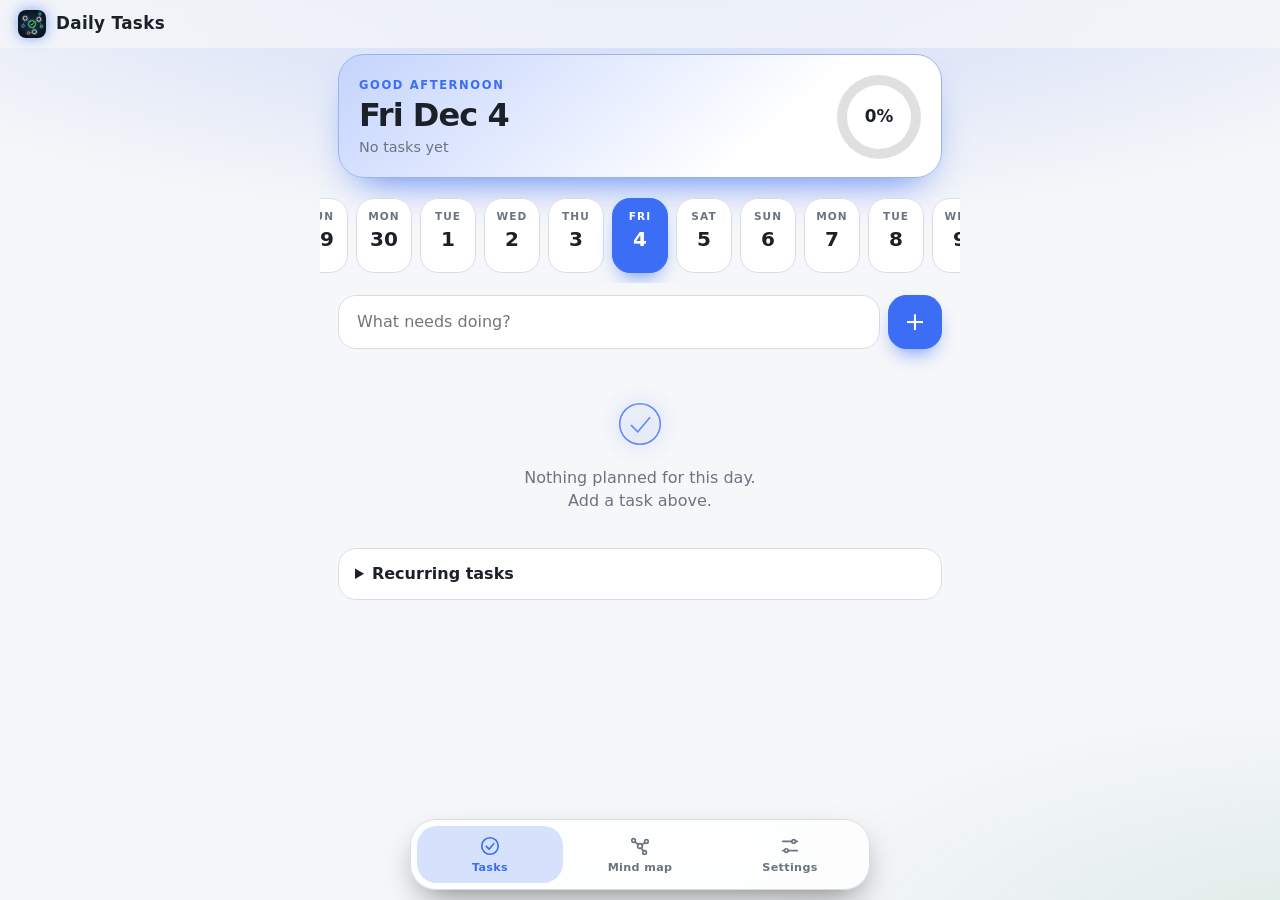
<file: index.html>
<!doctype html>
<html lang="en">
<head>
<meta charset="utf-8">
<meta name="viewport" content="width=device-width, initial-scale=1, viewport-fit=cover">
<title>Daily Tasks</title>
<meta name="theme-color" content="#0b0f14">
<meta name="mobile-web-app-capable" content="yes">
<meta name="apple-mobile-web-app-capable" content="yes">
<meta name="apple-mobile-web-app-status-bar-style" content="black-translucent">
<meta name="apple-mobile-web-app-title" content="Tasks">
<link rel="manifest" href="manifest.webmanifest">
<link rel="apple-touch-icon" href="apple-touch-icon.png">
<link rel="icon" type="image/png" href="icon-192.png">
<link rel="stylesheet" href="style.css">
<script>try{var k=localStorage.getItem('daily-tasks-skin');if(k&&k!=='system')document.documentElement.dataset.skin=k}catch(e){}</script>
</head>
<body>
<header class="top">
  <img src="icon-192.png" alt="">
  <h1>Daily Tasks</h1>
</header>

<main id="tasks-view" class="page">
  <section class="hero">
    <div>
      <p class="eyebrow" id="eyebrow">Today</p>
      <h2 id="day-title"></h2>
      <p id="day-stats" class="muted"></p>
      <button id="today" class="pill" hidden>Back to today</button>
    </div>
    <div class="ring" id="ring" role="img" aria-label="Progress"><span id="ring-text">0%</span></div>
  </section>

  <div class="strip" id="strip" aria-label="Days"></div>

  <form id="add">
    <input id="text" placeholder="What needs doing?" autocomplete="off" enterkeyhint="done" required>
    <button aria-label="Add task">+</button>
  </form>
  <ul id="list"></ul>
  <div class="empty" id="empty" hidden>
    <svg viewBox="0 0 48 48"><circle cx="24" cy="24" r="18"/><path d="M16 25l6 6 11-13"/></svg>
    <p>Nothing planned for this day.<br>Add a task above.</p>
  </div>
  <details id="recurring">
    <summary>Recurring tasks</summary>
    <form id="r-form">
      <input id="r-text" placeholder="e.g. Gym" autocomplete="off" required>
      <select id="r-freq">
        <option value="daily">Every day</option>
        <option value="weekly">Weekly</option>
        <option value="monthly">Monthly</option>
      </select>
      <div id="r-days" hidden>
        <label><input type="checkbox" value="1">Mon</label>
        <label><input type="checkbox" value="2">Tue</label>
        <label><input type="checkbox" value="3">Wed</label>
        <label><input type="checkbox" value="4">Thu</label>
        <label><input type="checkbox" value="5">Fri</label>
        <label><input type="checkbox" value="6">Sat</label>
        <label><input type="checkbox" value="0">Sun</label>
      </div>
      <button>Add recurring</button>
    </form>
    <p class="muted">Starts on the day you're viewing. Monthly repeats on that day's date.</p>
    <ul id="rules"></ul>
  </details>
</main>

<main id="settings-view" class="page" hidden>
  <h2 class="page-title">Settings</h2>

  <section class="panel">
    <h3>Theme</h3>
    <div class="skins" id="skins">
      <button class="skin" data-skin="system" style="--a:#3b6ef5;--b:linear-gradient(135deg,#f6f7f9 50%,#14171c 50%);--c:#2f9e6a"><i></i>Auto</button>
      <button class="skin" data-skin="midnight" style="--a:#7c9cff;--b:#0b1020;--c:#4fd8a0"><i></i>Midnight</button>
      <button class="skin" data-skin="neon" style="--a:#ff3df2;--b:#0a0612;--c:#39ffb0"><i></i>Neon</button>
      <button class="skin" data-skin="forest" style="--a:#6ee39a;--b:#0c1410;--c:#6fd0e0"><i></i>Forest</button>
      <button class="skin" data-skin="sunset" style="--a:#ff7a59;--b:#170e12;--c:#ffc857"><i></i>Sunset</button>
      <button class="skin" data-skin="mono" style="--a:#ffffff;--b:#000000;--c:#8fd0ff"><i></i>Mono</button>
      <button class="skin" data-skin="sky" style="--a:#2563eb;--b:#eef4ff;--c:#0f9d6e"><i></i>Sky</button>
    </div>
  </section>

  <section class="panel">
    <h3>Tasks</h3>
    <p class="muted">Copy open tasks from the last earlier day into <b id="carry-day">this day</b>.</p>
    <div class="row"><button id="carry">Carry over unfinished</button></div>
  </section>

  <section class="panel">
    <h3>Backup</h3>
    <p class="muted">Your tasks are saved on this device only. Export a copy now and then.</p>
    <div class="row">
      <button id="export">Export (copy)</button>
      <label class="btn">Import file<input type="file" id="import" accept="application/json" hidden></label>
    </div>
    <textarea id="backup" hidden aria-label="Backup data"></textarea>
    <button id="paste-import" hidden>Import pasted text</button>
  </section>
</main>

<main id="map-view" hidden>
  <div class="map-bar">
    <label>View
      <select id="mode"><option value="web" selected>Web</option><option value="tree">Tree</option></select>
    </label>
    <label>Show
      <select id="range">
        <option value="7">last 7 days</option>
        <option value="14">last 14 days</option>
        <option value="30" selected>last 30 days</option>
        <option value="0">all days</option>
      </select>
    </label>
    <span class="legend">
      <i style="--c:#5fb8ff"></i>Open <i style="--c:#5fe08f"></i>Done <i style="--c:#f2a65a"></i>Recurring <i style="--c:#e9edf5"></i>Day
    </span>
    <button id="fit">Fit</button>
  </div>
  <div id="stage">
    <canvas id="web"></canvas>
    <svg id="map" hidden></svg>
  </div>
  <p class="hint muted">Drag to pan or move nodes, scroll to zoom, click a day to open it. Hover a node to read it.</p>
</main>

<nav class="tabbar" aria-label="Main">
  <button class="tab active" data-view="tasks"><svg viewBox="0 0 24 24"><circle cx="12" cy="12" r="9"/><path d="M8 12.5l3 3 5-6"/></svg>Tasks</button>
  <button class="tab" data-view="map"><svg viewBox="0 0 24 24"><circle cx="12" cy="12" r="2.6"/><circle cx="5" cy="6" r="2"/><circle cx="19" cy="7" r="2"/><circle cx="17" cy="19" r="2"/><path d="M10 10.5L6.5 7.4M14 10.8l3.6-2.6M13.2 14.3l2.6 3"/></svg>Mind map</button>
  <button class="tab" data-view="settings"><svg viewBox="0 0 24 24"><path d="M4 7h10M18 7h2M4 17h2M10 17h10"/><circle cx="16" cy="7" r="2"/><circle cx="8" cy="17" r="2"/></svg>Settings</button>
</nav>

<script src="app.js"></script>
</body>
</html>
</file>
<file: style.css>
:root{--bg:#f6f7f9;--card:#fff;--fg:#1c2129;--muted:#6b7482;--line:#d8dde4;--accent:#3b6ef5;--done:#2f9e6a;--on-accent:#fff;--map-bg:#07090c;--map-card:#12171d;--c-open:#5fb8ff;--c-done:#5fe08f;--c-rec:#f2a65a;--c-day:#e9edf5;--c-root:#6ff29a}
@media (prefers-color-scheme:dark){:root{--bg:#14171c;--card:#1d222a;--fg:#e6e9ee;--muted:#8b94a3;--line:#323946;--accent:#6f93ff;--done:#48c48c;--on-accent:#0d1017}}
*{box-sizing:border-box}
body{margin:0;-webkit-tap-highlight-color:transparent;-webkit-text-size-adjust:100%;overscroll-behavior-y:none;background:var(--bg);color:var(--fg);font:16px/1.4 -apple-system,system-ui,"Segoe UI",sans-serif}
body::before{content:"";position:fixed;inset:0;z-index:-1;pointer-events:none;background:radial-gradient(120% 55% at 50% -8%,color-mix(in srgb,var(--accent) 24%,transparent),transparent 62%),radial-gradient(70% 40% at 105% 105%,color-mix(in srgb,var(--done) 12%,transparent),transparent 70%)}
button,.btn,select,input{font:inherit;color:var(--fg);background:var(--card);border:1px solid var(--line);border-radius:12px;padding:10px 14px}
button,.btn{cursor:pointer;transition:transform .12s,border-color .15s,background .15s}
button:active,.btn:active{transform:scale(.96)}
button:hover,.btn:hover{border-color:var(--accent)}
:focus-visible{outline:2px solid var(--accent);outline-offset:2px}
.muted{color:var(--muted);font-size:.9rem;margin:.2rem 0}

/* top bar */
.top{position:sticky;top:0;z-index:4;display:flex;align-items:center;gap:10px;padding:10px 18px;padding-top:calc(10px + env(safe-area-inset-top,0px));padding-left:calc(18px + env(safe-area-inset-left,0px));padding-right:calc(18px + env(safe-area-inset-right,0px));background:color-mix(in srgb,var(--bg) 72%,transparent);-webkit-backdrop-filter:blur(16px);backdrop-filter:blur(16px)}
.top img{width:28px;height:28px;border-radius:8px;box-shadow:0 0 14px color-mix(in srgb,var(--accent) 60%,transparent)}
.top h1{font-size:1.05rem;letter-spacing:.02em;margin:0}

/* tab bar */
.tabbar{position:fixed;left:12px;right:12px;bottom:calc(10px + env(safe-area-inset-bottom,0px));max-width:460px;margin-inline:auto;display:flex;gap:4px;padding:6px;border-radius:26px;background:color-mix(in srgb,var(--card) 80%,transparent);-webkit-backdrop-filter:blur(20px);backdrop-filter:blur(20px);border:1px solid var(--line);box-shadow:0 14px 34px -12px rgba(0,0,0,.55);z-index:5}
.tabbar .tab{flex:1;display:flex;flex-direction:column;align-items:center;gap:3px;border:0;background:none;border-radius:20px;padding:9px 0 7px;font-size:.7rem;font-weight:600;letter-spacing:.03em;color:var(--muted)}
.tabbar .tab svg{width:22px;height:22px;fill:none;stroke:currentColor;stroke-width:1.8;stroke-linecap:round;stroke-linejoin:round}
.tabbar .tab.active{background:color-mix(in srgb,var(--accent) 20%,transparent);color:var(--accent)}

/* pages */
.page{max-width:640px;margin:0 auto;padding:6px 18px calc(118px + env(safe-area-inset-bottom,0px))}
.page-title{font-size:1.9rem;letter-spacing:-.02em;margin:.4rem 0 1rem}

/* day hero */
.hero{display:flex;align-items:center;justify-content:space-between;gap:16px;padding:20px 20px 18px;border-radius:26px;background:linear-gradient(140deg,color-mix(in srgb,var(--accent) 30%,var(--card)),var(--card) 70%);border:1px solid color-mix(in srgb,var(--accent) 38%,var(--line));box-shadow:0 18px 40px -20px var(--accent)}
.eyebrow{margin:0;font-size:.72rem;font-weight:700;text-transform:uppercase;letter-spacing:.14em;color:var(--accent)}
.hero h2{font-size:2rem;line-height:1.05;letter-spacing:-.03em;margin:.35rem 0 .3rem}
.hero .muted{margin:0}
.pill{margin-top:10px;padding:6px 14px;border-radius:999px;font-size:.85rem;font-weight:600;background:var(--accent);border-color:var(--accent);color:var(--on-accent)}
.ring{--p:0;flex:none;width:84px;height:84px;border-radius:50%;display:grid;place-items:center;background:conic-gradient(var(--accent) calc(var(--p) * 1%),color-mix(in srgb,var(--fg) 14%,transparent) 0);transition:background .4s}
.ring::before{content:"";grid-area:1/1;width:64px;height:64px;border-radius:50%;background:var(--card)}
.ring span{grid-area:1/1;font-weight:800;font-size:1.05rem;font-variant-numeric:tabular-nums}

/* day strip */
.strip{position:relative;display:flex;gap:8px;overflow-x:auto;scroll-snap-type:x proximity;margin:16px -18px 4px;padding:4px 18px 10px;scrollbar-width:none}
.strip::-webkit-scrollbar{display:none}
.chip{flex:none;width:56px;display:flex;flex-direction:column;align-items:center;gap:1px;padding:10px 0 9px;border-radius:18px;scroll-snap-align:center}
.chip small{font-size:.66rem;font-weight:700;text-transform:uppercase;letter-spacing:.1em;color:var(--muted)}
.chip b{font-size:1.25rem;font-variant-numeric:tabular-nums}
.chip i{width:6px;height:6px;border-radius:50%;margin-top:3px;background:transparent}
.chip.has i{background:var(--accent)}
.chip.all i{background:var(--done)}
.chip.today b{color:var(--accent)}
.chip.sel{background:var(--accent);border-color:var(--accent);box-shadow:0 10px 22px -10px var(--accent)}
.chip.sel small,.chip.sel b{color:var(--on-accent)}
.chip.sel.has i,.chip.sel.all i{background:var(--on-accent)}

/* add + list */
#add{display:flex;gap:8px;margin:12px 0 14px}
#add input{flex:1;min-width:0;border-radius:18px;padding:15px 18px}
#add button{flex:none;width:54px;border-radius:18px;padding:0;font-size:1.6rem;line-height:1;background:var(--accent);border-color:var(--accent);color:var(--on-accent);box-shadow:0 10px 22px -10px var(--accent)}
#list{list-style:none;padding:0;margin:0;display:grid;gap:8px}
#list li{display:flex;align-items:center;gap:14px;background:var(--card);border:1px solid var(--line);border-radius:18px;padding:14px 14px 14px 16px}
#list.enter li{animation:rise .32s cubic-bezier(.2,.8,.2,1) both;animation-delay:calc(var(--i) * 40ms)}
#list li.done{background:color-mix(in srgb,var(--done) 8%,var(--card));border-color:color-mix(in srgb,var(--done) 28%,var(--line))}
#list li.done span{text-decoration:line-through;color:var(--muted)}
#list li span{flex:1;min-width:0;word-break:break-word;font-weight:500}
#list input[type=checkbox]{-webkit-appearance:none;appearance:none;flex:none;display:grid;place-items:center;width:28px;height:28px;padding:0;border-radius:50%;border:2px solid var(--muted);background:transparent;cursor:pointer;transition:background .15s,border-color .15s}
#list input[type=checkbox]:checked{background:var(--done);border-color:var(--done);animation:pop .3s}
#list input[type=checkbox]:checked::after{content:"";width:7px;height:12px;margin-top:-2px;border:solid var(--on-accent);border-width:0 2.5px 2.5px 0;transform:rotate(45deg)}
#list .del{flex:none;border:0;background:none;color:var(--muted);padding:4px 8px;font-size:1rem}
.empty{text-align:center;padding:34px 16px 18px;color:var(--muted)}
.empty svg{width:54px;height:54px;fill:none;stroke:var(--accent);stroke-width:1.4;opacity:.8;filter:drop-shadow(0 0 10px var(--accent))}
.empty p{margin:.6rem 0 0}
@keyframes rise{from{opacity:0;transform:translateY(10px)}}
@keyframes pop{50%{transform:scale(1.25)}}
@media (prefers-reduced-motion:reduce){*{animation:none!important;transition:none!important}}

/* settings */
.panel{background:var(--card);border:1px solid var(--line);border-radius:22px;padding:16px 18px;margin-bottom:14px}
.panel h3{margin:0 0 4px;font-size:.78rem;text-transform:uppercase;letter-spacing:.14em;color:var(--accent)}
.panel .row{display:flex;gap:8px;flex-wrap:wrap;margin-top:10px}
.skins{display:grid;grid-template-columns:repeat(auto-fill,minmax(96px,1fr));gap:10px;margin-top:12px}
.skin{display:grid;gap:6px;padding:8px 8px 6px;border-radius:16px;text-align:center;font-size:.8rem;font-weight:600}
.skin i{display:block;height:46px;border-radius:11px;border:1px solid rgba(128,128,128,.25);background:radial-gradient(circle at 30% 52%,var(--a) 0 9px,transparent 10px),radial-gradient(circle at 64% 40%,var(--c) 0 6px,transparent 7px),var(--b)}
.skin.sel{border-color:var(--accent);box-shadow:0 0 0 2px var(--accent),0 10px 22px -12px var(--accent)}

#map-view{display:flex;flex-direction:column;height:calc(100dvh - var(--hdr,56px));min-height:420px;padding-bottom:calc(84px + env(safe-area-inset-bottom,0px))}
.map-bar{display:flex;gap:12px;align-items:center;padding:8px 16px;flex-wrap:wrap}
.map-bar .muted{flex:1}
#map{background:var(--bg);cursor:grab;touch-action:none}
#map.drag{cursor:grabbing}
#map text{fill:var(--fg);font-size:13px;dominant-baseline:middle;pointer-events:none}
#map .link{fill:none;stroke:var(--line);stroke-width:2}
#map .root rect{fill:var(--accent)}
#map .root text{fill:var(--on-accent);font-weight:600}
#map .day rect{fill:var(--card);stroke:var(--accent);stroke-width:2}
#map .day{cursor:pointer}
#map .day.sel rect{fill:var(--accent)}
#map .day.sel text{fill:var(--on-accent)}
#map .task rect{fill:var(--card);stroke:var(--line)}
#map .task.done rect{stroke:var(--done)}
#map .task.done text{fill:var(--muted);text-decoration:line-through}
#map .task circle{fill:var(--line)}
#map .task.done circle{fill:var(--done)}
#map .empty{fill:var(--muted)}

#recurring{margin-top:18px;background:var(--card);border:1px solid var(--line);border-radius:18px;padding:14px 16px}
#recurring summary{cursor:pointer;font-weight:600}
#r-form{display:flex;gap:8px;flex-wrap:wrap;margin-top:10px}
#r-form>input{flex:1;min-width:140px}
#r-days{display:flex;gap:10px;flex-wrap:wrap;width:100%}
#r-days label{display:flex;align-items:center;gap:4px}
#r-days input{width:auto}
#rules{list-style:none;padding:0;margin:8px 0 0}
#rules li{display:flex;align-items:center;gap:10px;padding:6px 0;border-top:1px solid var(--line)}
#rules li span{flex:1}
#rules .del{border:0;background:none;color:var(--muted)}
#r-days[hidden]{display:none}

#map-view{--bg:var(--map-bg);--card:var(--map-card);--fg:#e6e9ee;--muted:#8b94a3;--line:#2a323d;--accent:#6f93ff;--on-accent:#0d1017;background:var(--bg);color:var(--fg)}
#map-view select,#map-view button{background:var(--card)}
.legend{display:flex;gap:6px 12px;flex-wrap:wrap;align-items:center;flex:1;font-size:.85rem;color:var(--muted)}
.legend i{display:inline-block;width:9px;height:9px;border-radius:50%;background:var(--c);box-shadow:0 0 8px var(--c);margin-right:-6px}
#stage{position:relative;flex:1;min-height:0}
#stage>*{position:absolute;inset:0;width:100%;height:100%}
#web{display:block;touch-action:none;cursor:grab}
.hint{padding:6px 16px;margin:0}
#toast{position:fixed;left:50%;bottom:calc(92px + env(safe-area-inset-bottom,0px));transform:translateX(-50%);background:var(--fg);color:var(--bg);padding:10px 16px;border-radius:14px;max-width:90vw;z-index:9}
#backup{width:100%;height:140px;margin-top:10px;font:12px/1.4 ui-monospace,monospace;background:var(--bg);color:var(--fg);border:1px solid var(--line);border-radius:12px;padding:10px}
#paste-import{margin-top:8px}
#tip{position:absolute;inset:auto;width:auto;height:auto;max-width:220px;background:#12171d;color:#e6e9ee;border:1px solid #2a323d;border-radius:8px;padding:6px 10px;font-size:.85rem;pointer-events:none;z-index:2}
[hidden]{display:none!important}

/* skins */
:root[data-skin="midnight"]{--bg:#0b1020;--card:#131a2e;--fg:#e8ecff;--muted:#8b95b8;--line:#26304d;--accent:#7c9cff;--done:#4fd8a0;--on-accent:#0b1020;--map-bg:#060a16;--map-card:#101830;--c-open:#6fa8ff;--c-done:#4fd8a0;--c-rec:#ffb454;--c-day:#e8ecff;--c-root:#7c9cff;color-scheme:dark}
:root[data-skin="neon"]{--bg:#0a0612;--card:#150d24;--fg:#f5ecff;--muted:#a08fc0;--line:#33204f;--accent:#ff3df2;--done:#39ffb0;--on-accent:#0a0612;--map-bg:#06030c;--map-card:#120a20;--c-open:#37e8ff;--c-done:#39ffb0;--c-rec:#ffd23d;--c-day:#f5ecff;--c-root:#ff3df2;color-scheme:dark}
:root[data-skin="forest"]{--bg:#0c1410;--card:#132119;--fg:#e4f2e8;--muted:#86a08f;--line:#243a2d;--accent:#6ee39a;--done:#6ee39a;--on-accent:#0c1410;--map-bg:#060c09;--map-card:#0f1c15;--c-open:#6fd0e0;--c-done:#6ee39a;--c-rec:#e6c25a;--c-day:#e4f2e8;--c-root:#6ee39a;color-scheme:dark}
:root[data-skin="sunset"]{--bg:#170e12;--card:#241419;--fg:#ffece6;--muted:#b9948a;--line:#4a2a30;--accent:#ff7a59;--done:#ffc857;--on-accent:#170e12;--map-bg:#0d0709;--map-card:#1e1015;--c-open:#ff9f7a;--c-done:#ffc857;--c-rec:#ff5c8a;--c-day:#ffece6;--c-root:#ff7a59;color-scheme:dark}
:root[data-skin="mono"]{--bg:#000000;--card:#0d0d0d;--fg:#f2f2f2;--muted:#8a8a8a;--line:#2a2a2a;--accent:#ffffff;--done:#d0d0d0;--on-accent:#000000;--map-bg:#000000;--map-card:#0d0d0d;--c-open:#8fd0ff;--c-done:#f2f2f2;--c-rec:#9a9a9a;--c-day:#ffffff;--c-root:#ffffff;color-scheme:dark}
:root[data-skin="sky"]{--bg:#eef4ff;--card:#ffffff;--fg:#0f1b33;--muted:#5b6b8c;--line:#cfdbf2;--accent:#2563eb;--done:#0f9d6e;--on-accent:#ffffff;--map-bg:#0a1424;--map-card:#101d33;--c-open:#5aa9ff;--c-done:#3ddc97;--c-rec:#ffb454;--c-day:#e8f0ff;--c-root:#7fb0ff;color-scheme:light}
:root[data-skin="neon"] .tab.active{box-shadow:0 0 14px var(--accent)}
:root[data-skin="neon"] h1{text-shadow:0 0 12px var(--accent)}
</file>
